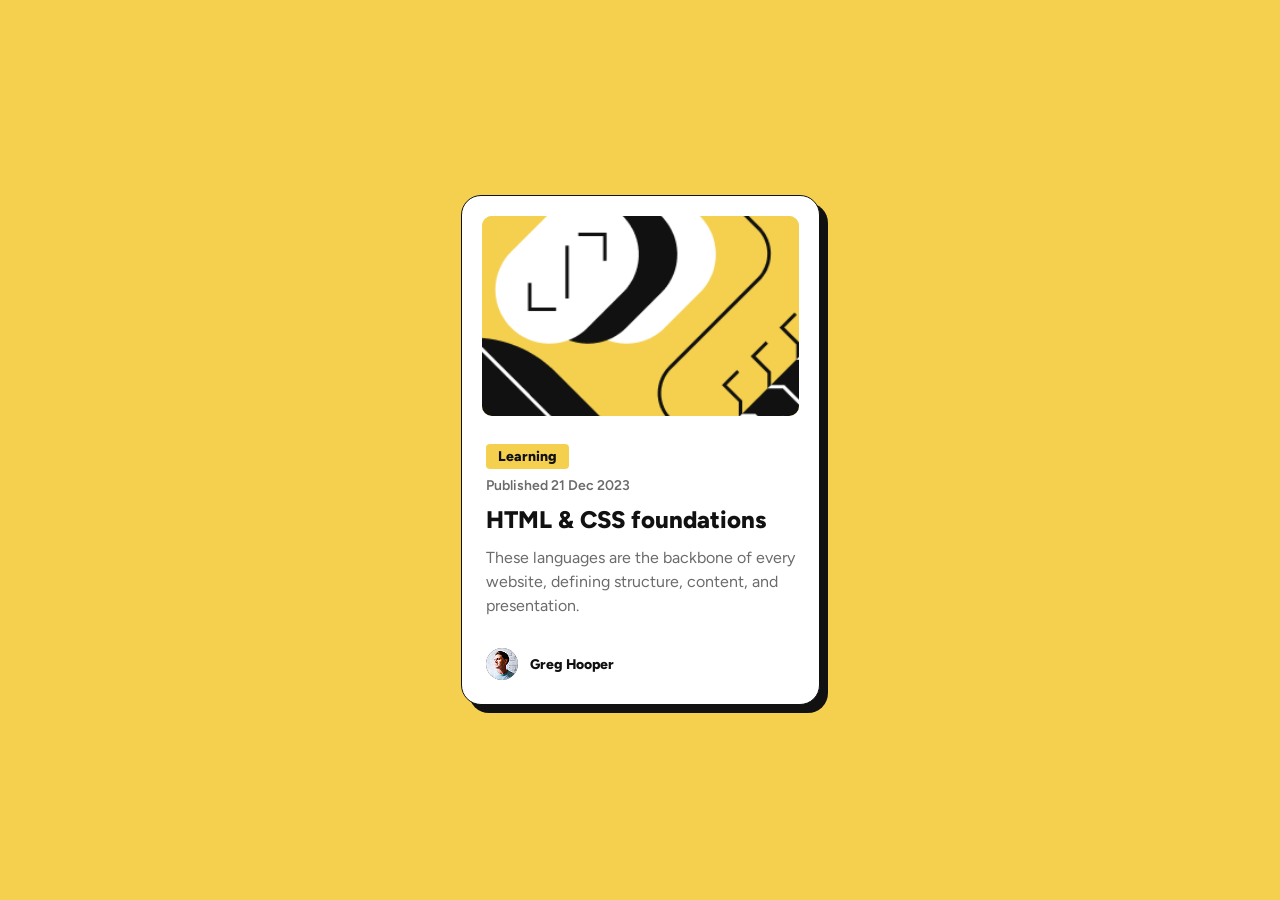
<file: index.html>
<!DOCTYPE html>
<html lang="en">
<head>
    <meta charset="UTF-8">
    <meta name="viewport" content="width=device-width, initial-scale=1.0">
    <title>Blog Preview Card</title>
    <link rel="stylesheet" href="styles.css">
    <link rel="preconnect" href="https://fonts.googleapis.com">
    <link rel="preconnect" href="https://fonts.gstatic.com" crossorigin>
    <link href="https://fonts.googleapis.com/css2?family=Figtree:wght@600;800&display=swap" rel="stylesheet">
</head>
<body>

    <div class="container">
        <div class="card">
            
            <div class="card-graphic">
                <img src="Blog Image.png" alt="Card Illustration" class="illustration">
            </div>

            <div class="card-content">
                
                <span class="card-tag">Learning</span>
                
                <p class="card-date">Published 21 Dec 2023</p>
                
                <h1 class="card-title">HTML & CSS foundations</h1>
                
                <p class="card-description">
                    These languages are the backbone of every <br> website, defining structure, content, and <br> presentation.
                </p>
                
                <div class="card-author">
                    <img src="userpic.png" alt="Author's Avatar" class="author-avatar">
                    <span class="author-name">Greg Hooper</span>
                </div>
            </div>
        </div>
    </div>

</body>
</html>
</file>
<file: styles.css>
/* -------------------------------------
   การรีเซ็ตและการตั้งค่าเบื้องต้น
   ------------------------------------- */
* {
    box-sizing: border-box;
    margin: 0;
    padding: 0;
}

:root {
    /* กำหนดตัวแปรสีตามภาพ */
    --clr-primary-yellow: #F4D04E;
    --clr-neutral-white: #FFFFFF;
    --clr-neutral-grey: #6B6B6B;
    --clr-neutral-black: #111111;
}

body {
    font-family: 'Figtree', sans-serif;
    background-color: var(--clr-primary-yellow); /* สีพื้นหลังสีเหลือง */
    display: flex;
    justify-content: center;
    align-items: center;
    min-height: 100vh;
    padding: 20px;
}

/* -------------------------------------
   สไตล์ของการ์ด (Card)
   ------------------------------------- */

.card {
    background-color: var(--clr-neutral-white);
    border: 1px solid var(--clr-neutral-black); /* ขอบสีดำ */
    border-radius: 20px;
    /* เงาแบบหนาที่ทำให้การ์ดดูมีกรอบ */
    box-shadow: 8px 8px 0px 0px var(--clr-neutral-black);
    overflow: hidden;
    width: 100%;
    max-width: 380px; /* จำกัดความกว้างของการ์ด */
}

/* ส่วนภาพ/กราฟิกด้านบน */
.card-graphic {
    padding: 20px 20px 0 20px; /* เว้นระยะห่างรอบภาพด้านใน */
}

.illustration {
    width: 100%;
    height: 200px; /* กำหนดความสูงของ Placeholder */
    background-color: var(--clr-primary-yellow); /* สีพื้นหลังของภาพด้านใน */
    border-radius: 10px;
    object-fit: cover;
    /* *** ในการใช้งานจริง: ควรใส่โค้ด SVG หรือภาพที่แสดงลวดลายจริง *** */
}

/* ส่วนเนื้อหาข้อความ */
.card-content {
    padding: 24px;
    display: flex;
    flex-direction: column;
    gap: 12px;
}

/* แท็ก "Learning" */
.card-tag {
    background-color: var(--clr-primary-yellow);
    color: var(--clr-neutral-black);
    font-size: 14px;
    font-weight: 800; /* ตัวหนามาก */
    padding: 4px 12px;
    border-radius: 4px;
    display: inline-block;
    width: fit-content;
}

/* วันที่เผยแพร่ */
.card-date {
    font-size: 14px;
    font-weight: 600;
    color: var(--clr-neutral-grey);
    margin-top: -4px; /* ชดเชยระยะห่างจาก tag */
}

/* ชื่อเรื่อง */
.card-title {
    font-size: 24px;
    font-weight: 800; /* ตัวหนามาก */
    color: var(--clr-neutral-black);
    text-decoration: none; /* หากใช้ tag <a> */
    line-height: 1.2;
}

/* คำอธิบาย */
.card-description {
    font-size: 16px;
    color: var(--clr-neutral-grey);
    line-height: 1.5;
    margin-bottom: 8px;
}

/* ส่วนผู้เขียน */
.card-author {
    display: flex;
    align-items: center;
    margin-top: 10px;
    gap: 12px;
}

/* รูปโปรไฟล์ */
.author-avatar {
    width: 32px;
    height: 32px;
    border-radius: 50%;
    background-color: var(--clr-neutral-grey); /* Placeholder */
    object-fit: cover;
}

/* ชื่อผู้เขียน */
.author-name {
    font-size: 14px;
    font-weight: 800;
    color: var(--clr-neutral-black);
}

/* -------------------------------------
   การปรับสำหรับหน้าจอมือถือ (Mobile Responsiveness)
   ------------------------------------- */
@media (max-width: 450px) {
    .card {
        max-width: 90%; /* ลดขนาดลงอีกเล็กน้อยสำหรับมือถือ */
        box-shadow: 6px 6px 0px 0px var(--clr-neutral-black); /* ลดขนาดเงา */
    }
    
    .card-content {
        padding: 20px;
    }

    .card-graphic {
        padding: 16px 16px 0 16px;
    }
    
    .card-title {
        font-size: 20px;
    }
    
    .card-description {
        font-size: 14px;
    }
}
</file>
